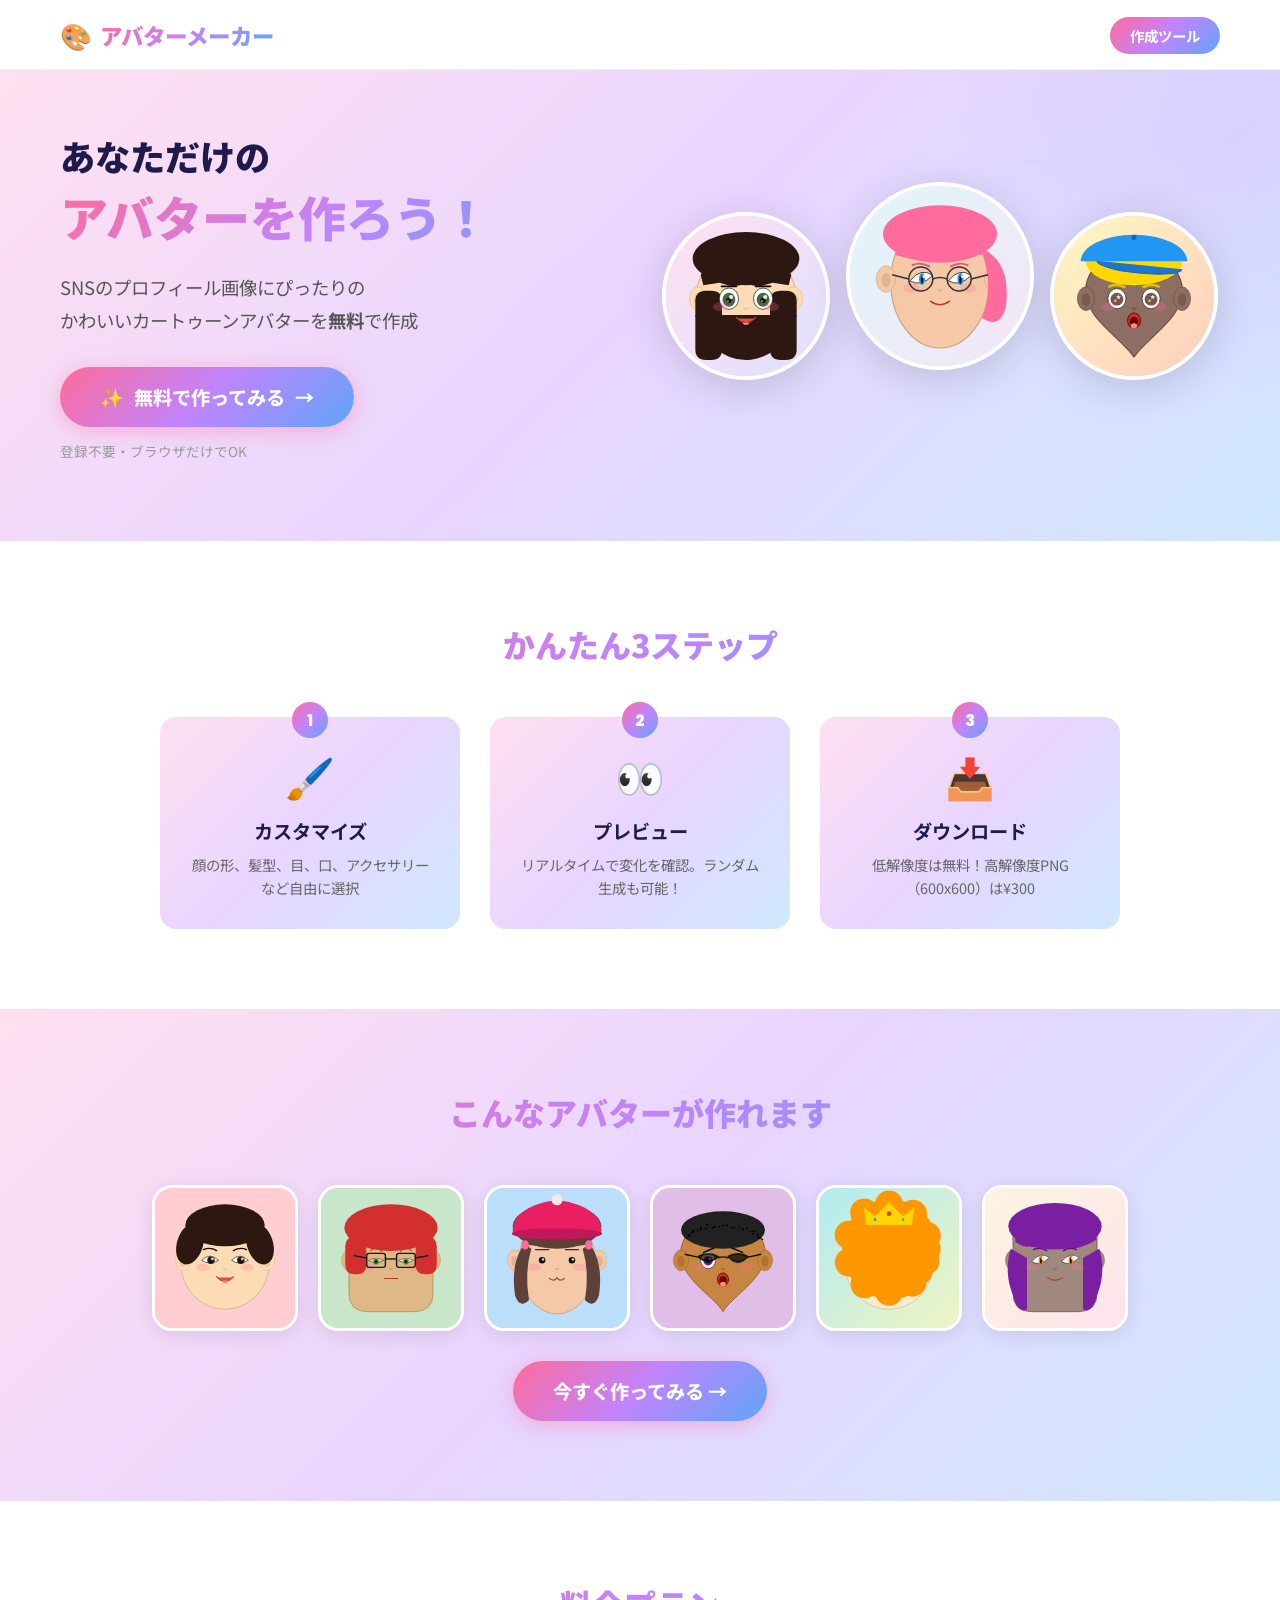
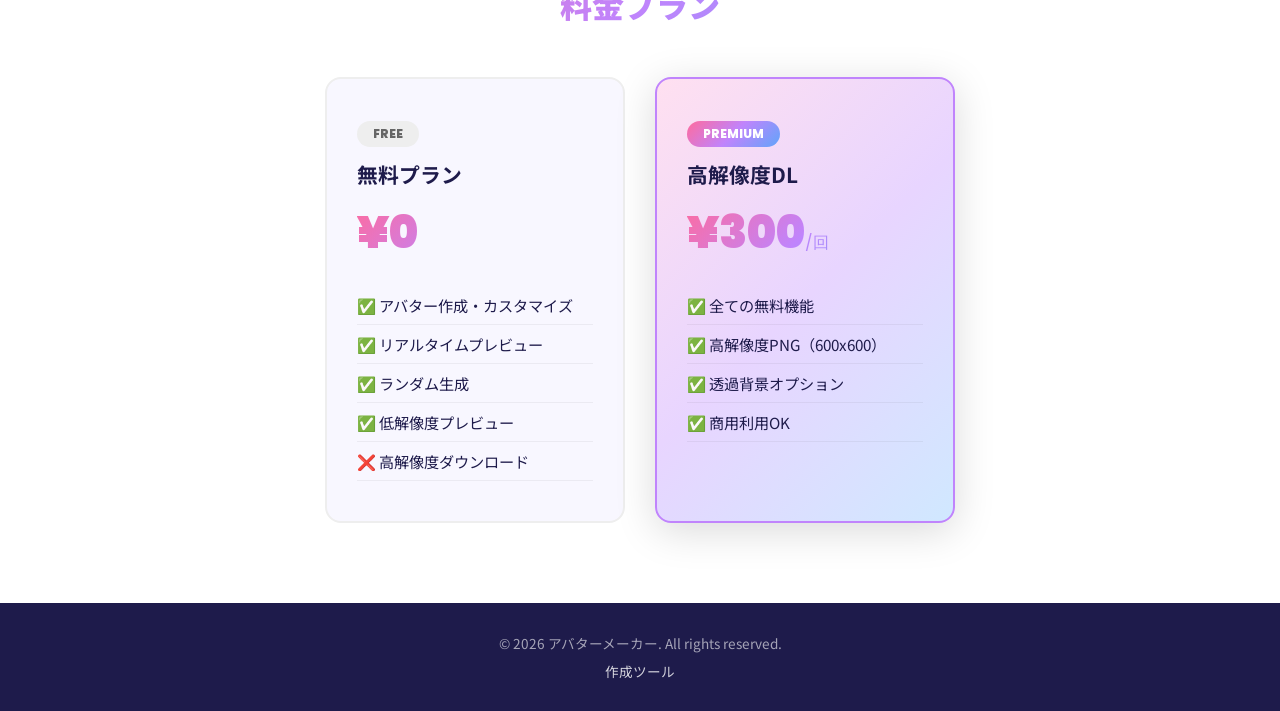
<file: index.html>
<!DOCTYPE html>
<html lang="ja">
<head>
<script async src="https://www.googletagmanager.com/gtag/js?id=G-63VB4HT3T2"></script>
<script>window.dataLayer=window.dataLayer||[];function gtag(){dataLayer.push(arguments)}gtag('js',new Date());gtag('config','G-63VB4HT3T2',{page_area:'avatar-maker'});</script>
    <meta charset="UTF-8">
    <meta name="viewport" content="width=device-width, initial-scale=1.0">
    <title>アバターメーカー | 無料でSNSアイコンを作成 - アバター 作成 ツール</title>
    <meta name="description" content="無料でオリジナルのアバターを作成！SNSプロフィール画像やアイコンをかんたんカスタマイズ。顔の形、髪型、目、アクセサリーを選んであなただけのアバターを作ろう。">
    <meta name="keywords" content="アバター 作成, アイコン メーカー, SNS プロフィール画像, アバター 作成 無料, SNS アイコン メーカー, プロフィール画像 作成, 似顔絵 メーカー, キャラクター 作成">
    <meta property="og:title" content="アバターメーカー | 無料でSNSアイコンを作成">
    <meta property="og:description" content="無料でオリジナルのアバターを作成！かんたんカスタマイズであなただけのアバターを。">
    <meta property="og:type" content="website">
    <meta property="og:url" content="https://richend0913.github.io/avatar-maker/">
    <meta name="twitter:card" content="summary_large_image">
    <link rel="canonical" href="https://richend0913.github.io/avatar-maker/">
    <link rel="stylesheet" href="css/style.css">
    <link rel="preconnect" href="https://fonts.googleapis.com">
    <link href="https://fonts.googleapis.com/css2?family=Noto+Sans+JP:wght@400;700;900&family=Poppins:wght@600;800&display=swap" rel="stylesheet">
    <script type="application/ld+json">
    {
        "@context": "https://schema.org",
        "@type": "WebApplication",
        "name": "アバターメーカー",
        "description": "無料でオリジナルのアバターを作成できるWebアプリ。SNSプロフィール画像やアイコンをかんたんカスタマイズ。",
        "url": "https://richend0913.github.io/avatar-maker/",
        "applicationCategory": "DesignApplication",
        "operatingSystem": "Web",
        "offers": {
            "@type": "Offer",
            "price": "0",
            "priceCurrency": "JPY",
            "description": "無料でアバター作成。高解像度ダウンロードは¥300。"
        },
        "inLanguage": "ja",
        "author": {
            "@type": "Organization",
            "name": "Avatar Maker"
        }
    }
    </script>
</head>
<body class="landing-page">
    <header class="landing-header">
        <div class="container">
            <div class="logo">
                <span class="logo-icon">&#x1F3A8;</span>
                <span class="logo-text">アバターメーカー</span>
            </div>
            <nav>
                <a href="maker.html" class="nav-link">作成ツール</a>
            </nav>
        </div>
    </header>

    <main>
        <section class="hero">
            <div class="container">
                <div class="hero-content">
                    <h1 class="hero-title">
                        <span class="hero-title-main">あなただけの</span>
                        <span class="hero-title-accent">アバターを作ろう！</span>
                    </h1>
                    <p class="hero-subtitle">
                        SNSのプロフィール画像にぴったりの<br>
                        かわいいカートゥーンアバターを<strong>無料</strong>で作成
                    </p>
                    <a href="maker.html" class="cta-button">
                        <span class="cta-icon">&#x2728;</span>
                        無料で作ってみる
                        <span class="cta-arrow">&rarr;</span>
                    </a>
                    <p class="hero-note">登録不要・ブラウザだけでOK</p>
                </div>
                <div class="hero-visual">
                    <div class="hero-avatars">
                        <canvas id="example1" width="160" height="160"></canvas>
                        <canvas id="example2" width="180" height="180"></canvas>
                        <canvas id="example3" width="160" height="160"></canvas>
                    </div>
                </div>
            </div>
        </section>

        <section class="features">
            <div class="container">
                <h2 class="section-title">かんたん3ステップ</h2>
                <div class="steps">
                    <div class="step">
                        <div class="step-number">1</div>
                        <div class="step-icon">&#x1F58C;&#xFE0F;</div>
                        <h3>カスタマイズ</h3>
                        <p>顔の形、髪型、目、口、アクセサリーなど自由に選択</p>
                    </div>
                    <div class="step">
                        <div class="step-number">2</div>
                        <div class="step-icon">&#x1F440;</div>
                        <h3>プレビュー</h3>
                        <p>リアルタイムで変化を確認。ランダム生成も可能！</p>
                    </div>
                    <div class="step">
                        <div class="step-number">3</div>
                        <div class="step-icon">&#x1F4E5;</div>
                        <h3>ダウンロード</h3>
                        <p>低解像度は無料！高解像度PNG（600x600）は¥300</p>
                    </div>
                </div>
            </div>
        </section>

        <section class="showcase">
            <div class="container">
                <h2 class="section-title">こんなアバターが作れます</h2>
                <div class="showcase-grid">
                    <canvas id="showcase1" width="140" height="140"></canvas>
                    <canvas id="showcase2" width="140" height="140"></canvas>
                    <canvas id="showcase3" width="140" height="140"></canvas>
                    <canvas id="showcase4" width="140" height="140"></canvas>
                    <canvas id="showcase5" width="140" height="140"></canvas>
                    <canvas id="showcase6" width="140" height="140"></canvas>
                </div>
                <a href="maker.html" class="cta-button cta-secondary">
                    今すぐ作ってみる &rarr;
                </a>
            </div>
        </section>

        <section class="pricing">
            <div class="container">
                <h2 class="section-title">料金プラン</h2>
                <div class="pricing-cards">
                    <div class="pricing-card">
                        <div class="pricing-badge">FREE</div>
                        <h3>無料プラン</h3>
                        <div class="pricing-amount">¥0</div>
                        <ul>
                            <li>&#x2705; アバター作成・カスタマイズ</li>
                            <li>&#x2705; リアルタイムプレビュー</li>
                            <li>&#x2705; ランダム生成</li>
                            <li>&#x2705; 低解像度プレビュー</li>
                            <li>&#x274C; 高解像度ダウンロード</li>
                        </ul>
                    </div>
                    <div class="pricing-card pricing-card-premium">
                        <div class="pricing-badge pricing-badge-premium">PREMIUM</div>
                        <h3>高解像度DL</h3>
                        <div class="pricing-amount">¥300<span>/回</span></div>
                        <ul>
                            <li>&#x2705; 全ての無料機能</li>
                            <li>&#x2705; 高解像度PNG（600x600）</li>
                            <li>&#x2705; 透過背景オプション</li>
                            <li>&#x2705; 商用利用OK</li>
                        </ul>
                    </div>
                </div>
            </div>
        </section>
    </main>

    <footer class="landing-footer">
        <div class="container">
            <p>&copy; 2026 アバターメーカー. All rights reserved.</p>
            <p class="footer-links">
                <a href="maker.html">作成ツール</a>
            </p>
        </div>
    </footer>

    <script src="js/avatar-renderer.js"></script>
    <script>
        document.addEventListener('DOMContentLoaded', function() {
            // Example avatars for hero section
            const examples = [
                { faceShape: 0, skinColor: '#FDDCB5', hairStyle: 2, hairColor: '#2C1810', eyeStyle: 0, eyeColor: '#4A6741', mouthStyle: 0, eyebrowStyle: 1, accessory: 0, bgColor: '#FFE0F0', bgGradient: true, bgGradientColor: '#E0E0FF' },
                { faceShape: 1, skinColor: '#F5C9A8', hairStyle: 4, hairColor: '#FF6B9D', eyeStyle: 2, eyeColor: '#2196F3', mouthStyle: 1, eyebrowStyle: 0, accessory: 1, bgColor: '#E0F7FA', bgGradient: true, bgGradientColor: '#F3E5F5' },
                { faceShape: 3, skinColor: '#8D6E63', hairStyle: 7, hairColor: '#FFD700', eyeStyle: 4, eyeColor: '#795548', mouthStyle: 2, eyebrowStyle: 2, accessory: 4, bgColor: '#FFF9C4', bgGradient: true, bgGradientColor: '#FFCCBC' }
            ];

            examples.forEach((config, i) => {
                const canvas = document.getElementById('example' + (i + 1));
                if (canvas) renderAvatar(canvas, config);
            });

            // Showcase avatars
            const showcases = [
                { faceShape: 0, skinColor: '#FDDCB5', hairStyle: 0, hairColor: '#2C1810', eyeStyle: 1, eyeColor: '#2C1810', mouthStyle: 0, eyebrowStyle: 0, accessory: 0, bgColor: '#FFCDD2', bgGradient: false },
                { faceShape: 2, skinColor: '#DEB887', hairStyle: 3, hairColor: '#D32F2F', eyeStyle: 3, eyeColor: '#388E3C', mouthStyle: 3, eyebrowStyle: 3, accessory: 2, bgColor: '#C8E6C9', bgGradient: false },
                { faceShape: 1, skinColor: '#F5C9A8', hairStyle: 5, hairColor: '#5D4037', eyeStyle: 5, eyeColor: '#1565C0', mouthStyle: 4, eyebrowStyle: 1, accessory: 5, bgColor: '#BBDEFB', bgGradient: false },
                { faceShape: 3, skinColor: '#C68642', hairStyle: 1, hairColor: '#212121', eyeStyle: 6, eyeColor: '#6A1B9A', mouthStyle: 2, eyebrowStyle: 4, accessory: 3, bgColor: '#E1BEE7', bgGradient: false },
                { faceShape: 0, skinColor: '#FDEBD0', hairStyle: 6, hairColor: '#FF9800', eyeStyle: 7, eyeColor: '#00796B', mouthStyle: 5, eyebrowStyle: 2, accessory: 6, bgColor: '#B2EBF2', bgGradient: true, bgGradientColor: '#F0F4C3' },
                { faceShape: 2, skinColor: '#A1887F', hairStyle: 8, hairColor: '#7B1FA2', eyeStyle: 2, eyeColor: '#F57F17', mouthStyle: 1, eyebrowStyle: 0, accessory: 0, bgColor: '#FFF3E0', bgGradient: true, bgGradientColor: '#FCE4EC' }
            ];

            showcases.forEach((config, i) => {
                const canvas = document.getElementById('showcase' + (i + 1));
                if (canvas) renderAvatar(canvas, config);
            });
        });
    </script>
</body>
</html>
</file>
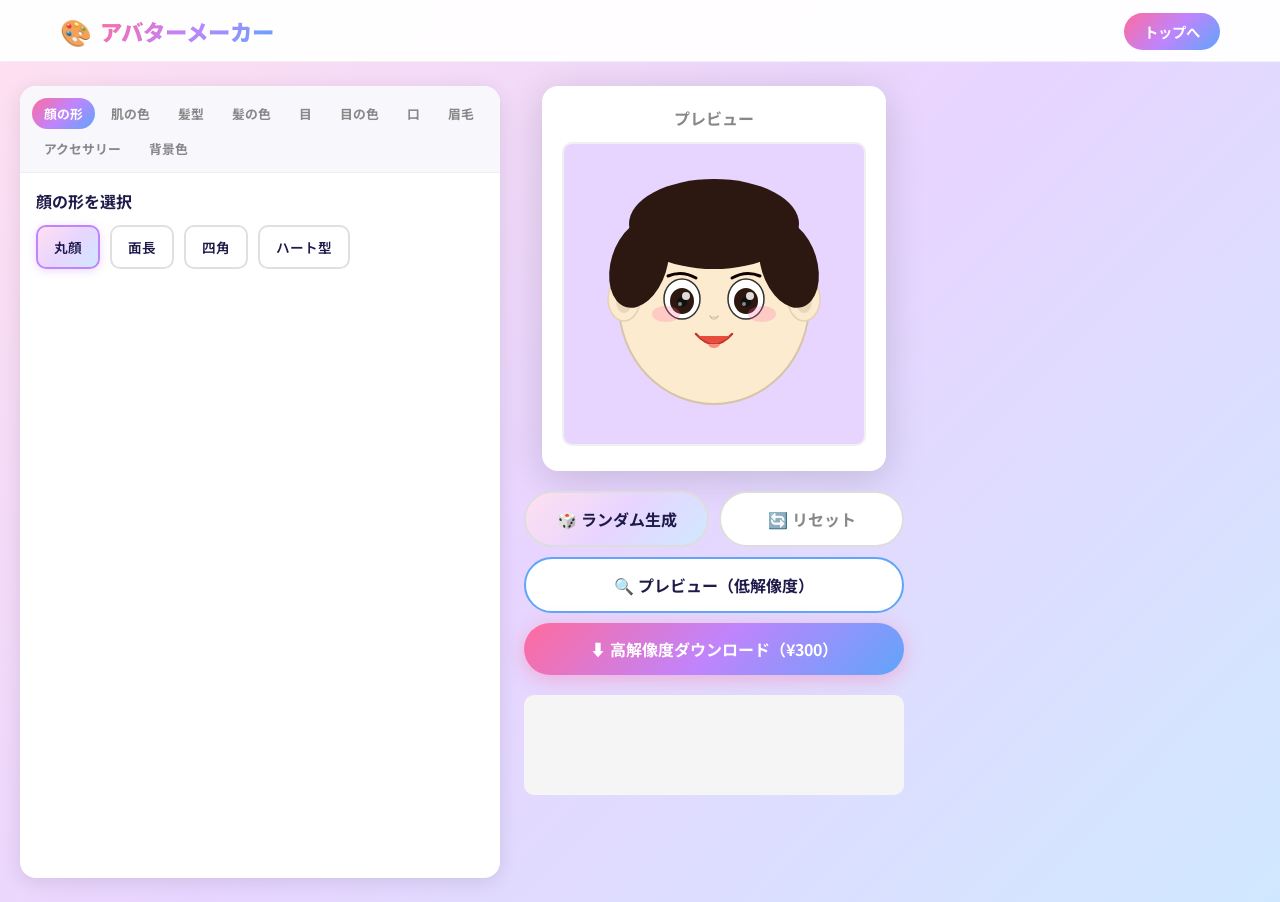
<file: maker.html>
<!DOCTYPE html>
<html lang="ja">
<head>
<script async src="https://www.googletagmanager.com/gtag/js?id=G-63VB4HT3T2"></script>
<script>window.dataLayer=window.dataLayer||[];function gtag(){dataLayer.push(arguments)}gtag('js',new Date());gtag('config','G-63VB4HT3T2',{page_area:'avatar-maker'});</script>
    <meta charset="UTF-8">
    <meta name="viewport" content="width=device-width, initial-scale=1.0">
    <title>アバター作成ツール | アバターメーカー - 無料でSNSアイコンを作成</title>
    <meta name="description" content="無料アバター作成ツール。顔の形、髪型、目、アクセサリーを選んでオリジナルのSNSプロフィール画像を作ろう。">
    <meta name="keywords" content="アバター 作成 無料, SNS アイコン メーカー, プロフィール画像 作成, 似顔絵 メーカー, キャラクター 作成">
    <link rel="canonical" href="https://richend0913.github.io/avatar-maker/maker.html">
    <link rel="stylesheet" href="css/style.css">
    <link rel="preconnect" href="https://fonts.googleapis.com">
    <link href="https://fonts.googleapis.com/css2?family=Noto+Sans+JP:wght@400;700;900&family=Poppins:wght@600;800&display=swap" rel="stylesheet">
</head>
<body class="maker-page">
    <header class="maker-header">
        <div class="container">
            <a href="index.html" class="logo" style="text-decoration:none;">
                <span class="logo-icon">&#x1F3A8;</span>
                <span class="logo-text">アバターメーカー</span>
            </a>
            <nav>
                <a href="index.html" class="nav-link">トップへ</a>
            </nav>
        </div>
    </header>

    <div class="maker-layout">
        <!-- Left: Options Panel -->
        <div class="options-panel">
            <div class="tabs">
                <button class="tab active" data-tab="face">顔の形</button>
                <button class="tab" data-tab="skin">肌の色</button>
                <button class="tab" data-tab="hair">髪型</button>
                <button class="tab" data-tab="haircolor">髪の色</button>
                <button class="tab" data-tab="eyes">目</button>
                <button class="tab" data-tab="eyecolor">目の色</button>
                <button class="tab" data-tab="mouth">口</button>
                <button class="tab" data-tab="eyebrows">眉毛</button>
                <button class="tab" data-tab="accessory">アクセサリー</button>
                <button class="tab" data-tab="bg">背景色</button>
            </div>
            <div class="tab-content">
                <!-- Face Shape -->
                <div class="option-group active" id="tab-face">
                    <h3>顔の形を選択</h3>
                    <div class="option-grid">
                        <button class="option-btn selected" data-key="faceShape" data-value="0">丸顔</button>
                        <button class="option-btn" data-key="faceShape" data-value="1">面長</button>
                        <button class="option-btn" data-key="faceShape" data-value="2">四角</button>
                        <button class="option-btn" data-key="faceShape" data-value="3">ハート型</button>
                    </div>
                </div>

                <!-- Skin Color -->
                <div class="option-group" id="tab-skin">
                    <h3>肌の色を選択</h3>
                    <div class="color-grid">
                        <button class="color-swatch selected" data-key="skinColor" data-value="#FDEBD0" style="background:#FDEBD0;"></button>
                        <button class="color-swatch" data-key="skinColor" data-value="#FDDCB5" style="background:#FDDCB5;"></button>
                        <button class="color-swatch" data-key="skinColor" data-value="#F5C9A8" style="background:#F5C9A8;"></button>
                        <button class="color-swatch" data-key="skinColor" data-value="#DEB887" style="background:#DEB887;"></button>
                        <button class="color-swatch" data-key="skinColor" data-value="#C68642" style="background:#C68642;"></button>
                        <button class="color-swatch" data-key="skinColor" data-value="#8D6E63" style="background:#8D6E63;"></button>
                        <button class="color-swatch" data-key="skinColor" data-value="#A1887F" style="background:#A1887F;"></button>
                        <button class="color-swatch" data-key="skinColor" data-value="#6D4C41" style="background:#6D4C41;"></button>
                    </div>
                </div>

                <!-- Hair Style -->
                <div class="option-group" id="tab-hair">
                    <h3>髪型を選択</h3>
                    <div class="option-grid">
                        <button class="option-btn selected" data-key="hairStyle" data-value="0">ショート</button>
                        <button class="option-btn" data-key="hairStyle" data-value="1">ベリーショート</button>
                        <button class="option-btn" data-key="hairStyle" data-value="2">ロング</button>
                        <button class="option-btn" data-key="hairStyle" data-value="3">ボブ</button>
                        <button class="option-btn" data-key="hairStyle" data-value="4">ポニーテール</button>
                        <button class="option-btn" data-key="hairStyle" data-value="5">ツインテール</button>
                        <button class="option-btn" data-key="hairStyle" data-value="6">カーリー</button>
                        <button class="option-btn" data-key="hairStyle" data-value="7">スパイキー</button>
                        <button class="option-btn" data-key="hairStyle" data-value="8">ウェーブ</button>
                        <button class="option-btn" data-key="hairStyle" data-value="9">モヒカン</button>
                    </div>
                </div>

                <!-- Hair Color -->
                <div class="option-group" id="tab-haircolor">
                    <h3>髪の色を選択</h3>
                    <div class="color-grid">
                        <button class="color-swatch selected" data-key="hairColor" data-value="#2C1810" style="background:#2C1810;"></button>
                        <button class="color-swatch" data-key="hairColor" data-value="#212121" style="background:#212121;"></button>
                        <button class="color-swatch" data-key="hairColor" data-value="#5D4037" style="background:#5D4037;"></button>
                        <button class="color-swatch" data-key="hairColor" data-value="#D4A574" style="background:#D4A574;"></button>
                        <button class="color-swatch" data-key="hairColor" data-value="#D32F2F" style="background:#D32F2F;"></button>
                        <button class="color-swatch" data-key="hairColor" data-value="#FF9800" style="background:#FF9800;"></button>
                        <button class="color-swatch" data-key="hairColor" data-value="#1565C0" style="background:#1565C0;"></button>
                        <button class="color-swatch" data-key="hairColor" data-value="#FF6B9D" style="background:#FF6B9D;"></button>
                        <button class="color-swatch" data-key="hairColor" data-value="#7B1FA2" style="background:#7B1FA2;"></button>
                        <button class="color-swatch" data-key="hairColor" data-value="#FFD700" style="background:#FFD700;"></button>
                    </div>
                </div>

                <!-- Eye Style -->
                <div class="option-group" id="tab-eyes">
                    <h3>目の形を選択</h3>
                    <div class="option-grid">
                        <button class="option-btn selected" data-key="eyeStyle" data-value="0">まんまる</button>
                        <button class="option-btn" data-key="eyeStyle" data-value="1">アーモンド</button>
                        <button class="option-btn" data-key="eyeStyle" data-value="2">キャットアイ</button>
                        <button class="option-btn" data-key="eyeStyle" data-value="3">眠たい</button>
                        <button class="option-btn" data-key="eyeStyle" data-value="4">キラキラ</button>
                        <button class="option-btn" data-key="eyeStyle" data-value="5">ドット</button>
                        <button class="option-btn" data-key="eyeStyle" data-value="6">ウインク</button>
                        <button class="option-btn" data-key="eyeStyle" data-value="7">バッテン</button>
                    </div>
                </div>

                <!-- Eye Color -->
                <div class="option-group" id="tab-eyecolor">
                    <h3>目の色を選択</h3>
                    <div class="color-grid">
                        <button class="color-swatch selected" data-key="eyeColor" data-value="#2C1810" style="background:#2C1810;"></button>
                        <button class="color-swatch" data-key="eyeColor" data-value="#4A6741" style="background:#4A6741;"></button>
                        <button class="color-swatch" data-key="eyeColor" data-value="#2196F3" style="background:#2196F3;"></button>
                        <button class="color-swatch" data-key="eyeColor" data-value="#795548" style="background:#795548;"></button>
                        <button class="color-swatch" data-key="eyeColor" data-value="#6A1B9A" style="background:#6A1B9A;"></button>
                        <button class="color-swatch" data-key="eyeColor" data-value="#F57F17" style="background:#F57F17;"></button>
                    </div>
                </div>

                <!-- Mouth -->
                <div class="option-group" id="tab-mouth">
                    <h3>口を選択</h3>
                    <div class="option-grid">
                        <button class="option-btn selected" data-key="mouthStyle" data-value="0">にっこり</button>
                        <button class="option-btn" data-key="mouthStyle" data-value="1">微笑み</button>
                        <button class="option-btn" data-key="mouthStyle" data-value="2">びっくり</button>
                        <button class="option-btn" data-key="mouthStyle" data-value="3">ニュートラル</button>
                        <button class="option-btn" data-key="mouthStyle" data-value="4">猫口</button>
                        <button class="option-btn" data-key="mouthStyle" data-value="5">ニヤリ</button>
                    </div>
                </div>

                <!-- Eyebrows -->
                <div class="option-group" id="tab-eyebrows">
                    <h3>眉毛を選択</h3>
                    <div class="option-grid">
                        <button class="option-btn selected" data-key="eyebrowStyle" data-value="0">ナチュラル</button>
                        <button class="option-btn" data-key="eyebrowStyle" data-value="1">ストレート</button>
                        <button class="option-btn" data-key="eyebrowStyle" data-value="2">太め</button>
                        <button class="option-btn" data-key="eyebrowStyle" data-value="3">細め</button>
                        <button class="option-btn" data-key="eyebrowStyle" data-value="4">怒り</button>
                    </div>
                </div>

                <!-- Accessory -->
                <div class="option-group" id="tab-accessory">
                    <h3>アクセサリーを選択</h3>
                    <div class="option-grid">
                        <button class="option-btn selected" data-key="accessory" data-value="0">なし</button>
                        <button class="option-btn" data-key="accessory" data-value="1">丸メガネ</button>
                        <button class="option-btn" data-key="accessory" data-value="2">四角メガネ</button>
                        <button class="option-btn" data-key="accessory" data-value="3">サングラス</button>
                        <button class="option-btn" data-key="accessory" data-value="4">キャップ</button>
                        <button class="option-btn" data-key="accessory" data-value="5">ニット帽</button>
                        <button class="option-btn" data-key="accessory" data-value="6">王冠</button>
                    </div>
                </div>

                <!-- Background -->
                <div class="option-group" id="tab-bg">
                    <h3>背景色を選択</h3>
                    <div class="color-grid">
                        <button class="color-swatch selected" data-key="bgColor" data-value="#E8D5FF" style="background:#E8D5FF;"></button>
                        <button class="color-swatch" data-key="bgColor" data-value="#FFE0F0" style="background:#FFE0F0;"></button>
                        <button class="color-swatch" data-key="bgColor" data-value="#D0E8FF" style="background:#D0E8FF;"></button>
                        <button class="color-swatch" data-key="bgColor" data-value="#E0F7FA" style="background:#E0F7FA;"></button>
                        <button class="color-swatch" data-key="bgColor" data-value="#C8E6C9" style="background:#C8E6C9;"></button>
                        <button class="color-swatch" data-key="bgColor" data-value="#FFF9C4" style="background:#FFF9C4;"></button>
                        <button class="color-swatch" data-key="bgColor" data-value="#FFCCBC" style="background:#FFCCBC;"></button>
                        <button class="color-swatch" data-key="bgColor" data-value="#F3E5F5" style="background:#F3E5F5;"></button>
                        <button class="color-swatch" data-key="bgColor" data-value="#FFFFFF" style="background:#FFFFFF;border:2px solid #ddd;"></button>
                        <button class="color-swatch" data-key="bgColor" data-value="#263238" style="background:#263238;"></button>
                        <button class="color-swatch" data-key="bgColor" data-value="#FF6B9D" style="background:#FF6B9D;"></button>
                        <button class="color-swatch" data-key="bgColor" data-value="#7C4DFF" style="background:#7C4DFF;"></button>
                    </div>
                    <div class="gradient-toggle">
                        <input type="checkbox" id="bgGradientToggle">
                        <label for="bgGradientToggle">グラデーション背景にする</label>
                    </div>
                    <div class="gradient-color-row" id="gradientColorRow" style="display:none;">
                        <h4>グラデーション終了色</h4>
                        <div class="color-grid">
                            <button class="color-swatch" data-key="bgGradientColor" data-value="#E0E0FF" style="background:#E0E0FF;"></button>
                            <button class="color-swatch" data-key="bgGradientColor" data-value="#FFE0F0" style="background:#FFE0F0;"></button>
                            <button class="color-swatch" data-key="bgGradientColor" data-value="#D0E8FF" style="background:#D0E8FF;"></button>
                            <button class="color-swatch" data-key="bgGradientColor" data-value="#F0F4C3" style="background:#F0F4C3;"></button>
                            <button class="color-swatch" data-key="bgGradientColor" data-value="#FFCCBC" style="background:#FFCCBC;"></button>
                            <button class="color-swatch" data-key="bgGradientColor" data-value="#B2EBF2" style="background:#B2EBF2;"></button>
                        </div>
                    </div>
                </div>
            </div>
        </div>

        <!-- Right: Preview + Actions -->
        <div class="preview-panel">
            <div class="canvas-wrapper">
                <h2>プレビュー</h2>
                <canvas id="avatarCanvas" width="300" height="300"></canvas>
            </div>

            <div class="actions">
                <div class="action-row">
                    <button class="action-btn btn-random" id="btnRandom">&#x1F3B2; ランダム生成</button>
                    <button class="action-btn btn-reset" id="btnReset">&#x1F504; リセット</button>
                </div>
                <button class="action-btn btn-preview" id="btnPreview">&#x1F50D; プレビュー（低解像度）</button>
                <button class="action-btn btn-download" id="btnDownload">&#x2B07;&#xFE0F; 高解像度ダウンロード（¥300）</button>
            </div>

            <div class="ad-space">
            </div>
        </div>
    </div>

    <!-- Preview Modal -->
    <div class="modal-overlay" id="previewModal">
        <div class="modal">
            <h2>プレビュー</h2>
            <canvas id="previewCanvas" width="200" height="200" class="modal-preview"></canvas>
            <p>低解像度プレビューです。<br>高解像度（600x600 PNG）のダウンロードは¥300です。</p>
            <div class="modal-actions">
                <button class="modal-btn modal-btn-secondary" id="closePreview">閉じる</button>
                <button class="modal-btn modal-btn-primary" id="modalDownload">&#x2B07;&#xFE0F; ¥300でダウンロード</button>
            </div>
        </div>
    </div>

    <!-- Payment Modal -->
    <div class="modal-overlay" id="paymentModal">
        <div class="modal">
            <h2>高解像度ダウンロード</h2>
            <p>600x600px の高解像度PNG画像をダウンロードします。</p>
            <div style="font-size:2rem;font-weight:900;background:linear-gradient(135deg,#FF6B9D,#C084FC);-webkit-background-clip:text;-webkit-text-fill-color:transparent;margin:16px 0;">¥300</div>
            <p style="font-size:0.85rem;color:#999;">※ Stripe決済（準備中）</p>
            <div class="modal-actions">
                <button class="modal-btn modal-btn-secondary" id="closePayment">キャンセル</button>
                <button class="modal-btn modal-btn-primary" id="confirmPayment">決済して ダウンロード</button>
            </div>
        </div>
    </div>

    <script src="js/avatar-renderer.js"></script>
    <script src="js/maker.js"></script>
</body>
</html>
</file>
<file: css/style.css>
/* ==========================================
   Avatar Maker - Style Sheet
   ========================================== */

:root {
    --pink: #FF6B9D;
    --purple: #C084FC;
    --blue: #60A5FA;
    --dark: #1E1B4B;
    --light: #F8F7FF;
    --gradient: linear-gradient(135deg, #FF6B9D 0%, #C084FC 50%, #60A5FA 100%);
    --gradient-soft: linear-gradient(135deg, #FFE0F0 0%, #E8D5FF 50%, #D0E8FF 100%);
    --shadow: 0 4px 20px rgba(0,0,0,0.1);
    --shadow-lg: 0 8px 40px rgba(0,0,0,0.15);
    --radius: 16px;
    --radius-sm: 10px;
}

* {
    margin: 0;
    padding: 0;
    box-sizing: border-box;
}

body {
    font-family: 'Noto Sans JP', sans-serif;
    color: var(--dark);
    background: var(--light);
    overflow-x: hidden;
}

.container {
    max-width: 1200px;
    margin: 0 auto;
    padding: 0 20px;
}

/* ==========================================
   Landing Page
   ========================================== */

.landing-header {
    padding: 16px 0;
    background: rgba(255,255,255,0.9);
    backdrop-filter: blur(10px);
    position: sticky;
    top: 0;
    z-index: 100;
    border-bottom: 1px solid rgba(0,0,0,0.05);
}

.landing-header .container {
    display: flex;
    justify-content: space-between;
    align-items: center;
}

.logo {
    display: flex;
    align-items: center;
    gap: 8px;
    font-size: 1.4rem;
    font-weight: 900;
}

.logo-icon {
    font-size: 1.6rem;
}

.logo-text {
    background: var(--gradient);
    -webkit-background-clip: text;
    -webkit-text-fill-color: transparent;
    background-clip: text;
}

.nav-link {
    background: var(--gradient);
    color: white;
    text-decoration: none;
    padding: 8px 20px;
    border-radius: 30px;
    font-weight: 700;
    font-size: 0.9rem;
    transition: transform 0.2s, box-shadow 0.2s;
}

.nav-link:hover {
    transform: translateY(-2px);
    box-shadow: var(--shadow);
}

/* Hero */
.hero {
    padding: 60px 0 80px;
    background: var(--gradient-soft);
    position: relative;
    overflow: hidden;
}

.hero::before {
    content: '';
    position: absolute;
    top: -50%;
    right: -20%;
    width: 600px;
    height: 600px;
    background: radial-gradient(circle, rgba(192,132,252,0.15) 0%, transparent 70%);
    border-radius: 50%;
}

.hero .container {
    display: flex;
    align-items: center;
    gap: 40px;
}

.hero-content {
    flex: 1;
    z-index: 1;
}

.hero-title {
    margin-bottom: 20px;
}

.hero-title-main {
    display: block;
    font-size: 2.2rem;
    font-weight: 900;
    color: var(--dark);
}

.hero-title-accent {
    display: block;
    font-size: 3rem;
    font-weight: 900;
    background: var(--gradient);
    -webkit-background-clip: text;
    -webkit-text-fill-color: transparent;
    background-clip: text;
}

.hero-subtitle {
    font-size: 1.15rem;
    line-height: 1.8;
    color: #555;
    margin-bottom: 30px;
}

.cta-button {
    display: inline-flex;
    align-items: center;
    gap: 10px;
    background: var(--gradient);
    color: white;
    text-decoration: none;
    padding: 16px 40px;
    border-radius: 50px;
    font-size: 1.2rem;
    font-weight: 800;
    transition: transform 0.2s, box-shadow 0.3s;
    box-shadow: 0 4px 20px rgba(255,107,157,0.4);
}

.cta-button:hover {
    transform: translateY(-3px);
    box-shadow: 0 8px 30px rgba(255,107,157,0.5);
}

.cta-secondary {
    margin-top: 30px;
}

.hero-note {
    margin-top: 14px;
    font-size: 0.85rem;
    color: #999;
}

.hero-visual {
    flex: 1;
    display: flex;
    justify-content: center;
    z-index: 1;
}

.hero-avatars {
    display: flex;
    align-items: center;
    gap: 16px;
}

.hero-avatars canvas {
    border-radius: 50%;
    box-shadow: var(--shadow-lg);
    border: 4px solid white;
    transition: transform 0.3s;
}

.hero-avatars canvas:hover {
    transform: scale(1.08);
}

.hero-avatars canvas:nth-child(2) {
    transform: translateY(-20px);
}

.hero-avatars canvas:nth-child(2):hover {
    transform: translateY(-20px) scale(1.08);
}

/* Features / Steps */
.features {
    padding: 80px 0;
    background: white;
}

.section-title {
    text-align: center;
    font-size: 2rem;
    font-weight: 900;
    margin-bottom: 50px;
    background: var(--gradient);
    -webkit-background-clip: text;
    -webkit-text-fill-color: transparent;
    background-clip: text;
}

.steps {
    display: flex;
    gap: 30px;
    justify-content: center;
}

.step {
    flex: 1;
    max-width: 300px;
    text-align: center;
    padding: 30px;
    border-radius: var(--radius);
    background: var(--gradient-soft);
    position: relative;
    transition: transform 0.3s;
}

.step:hover {
    transform: translateY(-5px);
}

.step-number {
    position: absolute;
    top: -15px;
    left: 50%;
    transform: translateX(-50%);
    width: 36px;
    height: 36px;
    background: var(--gradient);
    color: white;
    border-radius: 50%;
    display: flex;
    align-items: center;
    justify-content: center;
    font-weight: 800;
    font-size: 1rem;
    font-family: 'Poppins', sans-serif;
}

.step-icon {
    font-size: 2.5rem;
    margin-bottom: 12px;
}

.step h3 {
    font-size: 1.2rem;
    margin-bottom: 8px;
}

.step p {
    font-size: 0.9rem;
    color: #666;
    line-height: 1.6;
}

/* Showcase */
.showcase {
    padding: 80px 0;
    background: var(--gradient-soft);
    text-align: center;
}

.showcase-grid {
    display: flex;
    flex-wrap: wrap;
    gap: 20px;
    justify-content: center;
}

.showcase-grid canvas {
    border-radius: 20px;
    box-shadow: var(--shadow);
    border: 3px solid white;
    transition: transform 0.3s;
}

.showcase-grid canvas:hover {
    transform: scale(1.1) rotate(2deg);
}

/* Pricing */
.pricing {
    padding: 80px 0;
    background: white;
}

.pricing-cards {
    display: flex;
    gap: 30px;
    justify-content: center;
    flex-wrap: wrap;
}

.pricing-card {
    background: var(--light);
    border-radius: var(--radius);
    padding: 40px 30px;
    width: 300px;
    position: relative;
    transition: transform 0.3s;
    border: 2px solid #eee;
}

.pricing-card:hover {
    transform: translateY(-5px);
}

.pricing-card-premium {
    background: var(--gradient-soft);
    border: 2px solid var(--purple);
    box-shadow: var(--shadow-lg);
}

.pricing-badge {
    display: inline-block;
    padding: 4px 16px;
    border-radius: 20px;
    font-size: 0.75rem;
    font-weight: 800;
    font-family: 'Poppins', sans-serif;
    background: #eee;
    color: #666;
    margin-bottom: 12px;
}

.pricing-badge-premium {
    background: var(--gradient);
    color: white;
}

.pricing-card h3 {
    font-size: 1.3rem;
    margin-bottom: 10px;
}

.pricing-amount {
    font-size: 2.8rem;
    font-weight: 900;
    font-family: 'Poppins', sans-serif;
    background: var(--gradient);
    -webkit-background-clip: text;
    -webkit-text-fill-color: transparent;
    background-clip: text;
    margin-bottom: 20px;
}

.pricing-amount span {
    font-size: 1rem;
    font-weight: 400;
}

.pricing-card ul {
    list-style: none;
    text-align: left;
}

.pricing-card li {
    padding: 8px 0;
    font-size: 0.95rem;
    border-bottom: 1px solid rgba(0,0,0,0.05);
}

/* Footer */
.landing-footer {
    padding: 30px 0;
    background: var(--dark);
    color: rgba(255,255,255,0.6);
    text-align: center;
    font-size: 0.85rem;
}

.footer-links {
    margin-top: 8px;
}

.footer-links a {
    color: rgba(255,255,255,0.8);
    text-decoration: none;
}

/* ==========================================
   Maker Page
   ========================================== */

.maker-page {
    background: var(--gradient-soft);
    min-height: 100vh;
}

.maker-header {
    padding: 12px 0;
    background: rgba(255,255,255,0.95);
    backdrop-filter: blur(10px);
    border-bottom: 1px solid rgba(0,0,0,0.05);
    position: sticky;
    top: 0;
    z-index: 100;
}

.maker-header .container {
    display: flex;
    justify-content: space-between;
    align-items: center;
}

.maker-layout {
    display: flex;
    gap: 24px;
    padding: 24px 20px;
    max-width: 1300px;
    margin: 0 auto;
    min-height: calc(100vh - 60px);
}

/* Left Panel - Options */
.options-panel {
    flex: 1;
    min-width: 0;
    max-width: 480px;
    background: white;
    border-radius: var(--radius);
    box-shadow: var(--shadow);
    overflow: hidden;
    display: flex;
    flex-direction: column;
    max-height: calc(100vh - 100px);
}

.tabs {
    display: flex;
    flex-wrap: wrap;
    gap: 4px;
    padding: 12px 12px 8px;
    background: #f8f8fc;
    border-bottom: 1px solid #eee;
}

.tab {
    padding: 6px 12px;
    border-radius: 20px;
    border: none;
    background: transparent;
    cursor: pointer;
    font-size: 0.8rem;
    font-weight: 700;
    color: #888;
    transition: all 0.2s;
    font-family: 'Noto Sans JP', sans-serif;
}

.tab:hover {
    background: #f0e8ff;
    color: var(--purple);
}

.tab.active {
    background: var(--gradient);
    color: white;
}

.tab-content {
    padding: 16px;
    overflow-y: auto;
    flex: 1;
}

.option-group {
    display: none;
}

.option-group.active {
    display: block;
}

.option-group h3 {
    font-size: 1rem;
    margin-bottom: 12px;
    color: var(--dark);
}

.option-grid {
    display: flex;
    flex-wrap: wrap;
    gap: 10px;
}

.option-btn {
    padding: 10px 16px;
    border-radius: var(--radius-sm);
    border: 2px solid #e0e0e0;
    background: white;
    cursor: pointer;
    font-size: 0.85rem;
    font-family: 'Noto Sans JP', sans-serif;
    font-weight: 600;
    transition: all 0.2s;
    color: var(--dark);
}

.option-btn:hover {
    border-color: var(--purple);
    background: #f8f0ff;
}

.option-btn.selected {
    border-color: var(--purple);
    background: var(--gradient-soft);
    box-shadow: 0 2px 10px rgba(192,132,252,0.3);
}

/* Color swatches */
.color-grid {
    display: flex;
    flex-wrap: wrap;
    gap: 10px;
}

.color-swatch {
    width: 44px;
    height: 44px;
    border-radius: 50%;
    border: 3px solid #e0e0e0;
    cursor: pointer;
    transition: all 0.2s;
    position: relative;
}

.color-swatch:hover {
    transform: scale(1.15);
    border-color: var(--purple);
}

.color-swatch.selected {
    border-color: var(--purple);
    box-shadow: 0 0 0 3px rgba(192,132,252,0.4);
    transform: scale(1.1);
}

.color-swatch.selected::after {
    content: '\2713';
    position: absolute;
    top: 50%;
    left: 50%;
    transform: translate(-50%, -50%);
    color: white;
    font-weight: 800;
    font-size: 1.1rem;
    text-shadow: 0 1px 3px rgba(0,0,0,0.5);
}

/* Gradient BG option */
.gradient-toggle {
    margin-top: 16px;
    display: flex;
    align-items: center;
    gap: 10px;
}

.gradient-toggle label {
    font-size: 0.9rem;
    font-weight: 600;
}

.gradient-toggle input[type="checkbox"] {
    width: 20px;
    height: 20px;
    accent-color: var(--purple);
}

.gradient-color-row {
    margin-top: 12px;
}

.gradient-color-row h4 {
    font-size: 0.85rem;
    margin-bottom: 8px;
    color: #888;
}

/* Right Panel - Preview + Actions */
.preview-panel {
    flex: 0 0 380px;
    display: flex;
    flex-direction: column;
    align-items: center;
    gap: 20px;
    position: sticky;
    top: 80px;
    align-self: flex-start;
}

.canvas-wrapper {
    background: white;
    border-radius: var(--radius);
    padding: 20px;
    box-shadow: var(--shadow-lg);
    text-align: center;
}

.canvas-wrapper h2 {
    font-size: 1rem;
    color: #888;
    margin-bottom: 12px;
}

#avatarCanvas {
    border-radius: var(--radius-sm);
    border: 2px solid #f0f0f0;
}

.actions {
    display: flex;
    flex-direction: column;
    gap: 10px;
    width: 100%;
}

.action-btn {
    padding: 14px 24px;
    border-radius: 50px;
    border: none;
    cursor: pointer;
    font-size: 1rem;
    font-weight: 700;
    font-family: 'Noto Sans JP', sans-serif;
    transition: all 0.2s;
    display: flex;
    align-items: center;
    justify-content: center;
    gap: 8px;
}

.action-row {
    display: flex;
    gap: 10px;
}

.action-row .action-btn {
    flex: 1;
}

.btn-random {
    background: var(--gradient-soft);
    color: var(--dark);
    border: 2px solid #ddd;
}

.btn-random:hover {
    border-color: var(--purple);
    transform: translateY(-2px);
}

.btn-reset {
    background: white;
    color: #888;
    border: 2px solid #ddd;
}

.btn-reset:hover {
    border-color: #ff6b6b;
    color: #ff6b6b;
    transform: translateY(-2px);
}

.btn-preview {
    background: white;
    color: var(--dark);
    border: 2px solid var(--blue);
}

.btn-preview:hover {
    background: #e8f4ff;
    transform: translateY(-2px);
}

.btn-download {
    background: var(--gradient);
    color: white;
    box-shadow: 0 4px 20px rgba(255,107,157,0.4);
}

.btn-download:hover {
    transform: translateY(-3px);
    box-shadow: 0 8px 30px rgba(255,107,157,0.5);
}

/* Ad space */
.ad-space {
    width: 100%;
    min-height: 100px;
    background: #f5f5f5;
    border-radius: var(--radius-sm);
    display: flex;
    align-items: center;
    justify-content: center;
    color: #ccc;
    font-size: 0.8rem;
}

/* ==========================================
   Modal
   ========================================== */

.modal-overlay {
    display: none;
    position: fixed;
    top: 0;
    left: 0;
    right: 0;
    bottom: 0;
    background: rgba(0,0,0,0.5);
    z-index: 1000;
    align-items: center;
    justify-content: center;
}

.modal-overlay.active {
    display: flex;
}

.modal {
    background: white;
    border-radius: var(--radius);
    padding: 40px;
    max-width: 400px;
    width: 90%;
    text-align: center;
    box-shadow: var(--shadow-lg);
}

.modal h2 {
    margin-bottom: 12px;
}

.modal p {
    color: #666;
    margin-bottom: 20px;
    line-height: 1.6;
}

.modal-actions {
    display: flex;
    gap: 10px;
    justify-content: center;
}

.modal-btn {
    padding: 12px 24px;
    border-radius: 50px;
    border: none;
    cursor: pointer;
    font-size: 0.95rem;
    font-weight: 700;
    font-family: 'Noto Sans JP', sans-serif;
    transition: all 0.2s;
}

.modal-btn-primary {
    background: var(--gradient);
    color: white;
}

.modal-btn-secondary {
    background: #f0f0f0;
    color: #666;
}

/* Preview image in modal */
.modal-preview {
    margin: 16px auto;
    border-radius: var(--radius-sm);
    border: 2px solid #eee;
}

/* ==========================================
   Responsive
   ========================================== */

@media (max-width: 900px) {
    .hero .container {
        flex-direction: column;
        text-align: center;
    }

    .hero-title-main {
        font-size: 1.6rem;
    }

    .hero-title-accent {
        font-size: 2.2rem;
    }

    .hero-avatars canvas {
        width: 100px !important;
        height: 100px !important;
    }

    .hero-avatars canvas:nth-child(2) {
        width: 120px !important;
        height: 120px !important;
    }

    .steps {
        flex-direction: column;
        align-items: center;
    }

    .maker-layout {
        flex-direction: column;
    }

    .options-panel {
        max-width: 100%;
        max-height: none;
    }

    .preview-panel {
        position: static;
        flex: none;
        width: 100%;
    }

    .pricing-cards {
        flex-direction: column;
        align-items: center;
    }
}

@media (max-width: 600px) {
    .hero {
        padding: 40px 0 50px;
    }

    .hero-title-main {
        font-size: 1.3rem;
    }

    .hero-title-accent {
        font-size: 1.7rem;
    }

    .cta-button {
        padding: 14px 28px;
        font-size: 1rem;
    }

    .hero-avatars {
        gap: 10px;
    }

    .showcase-grid canvas {
        width: 100px !important;
        height: 100px !important;
    }

    .tabs {
        gap: 2px;
        padding: 8px 8px 6px;
    }

    .tab {
        font-size: 0.7rem;
        padding: 5px 8px;
    }

    #avatarCanvas {
        width: 260px !important;
        height: 260px !important;
    }
}
</file>
